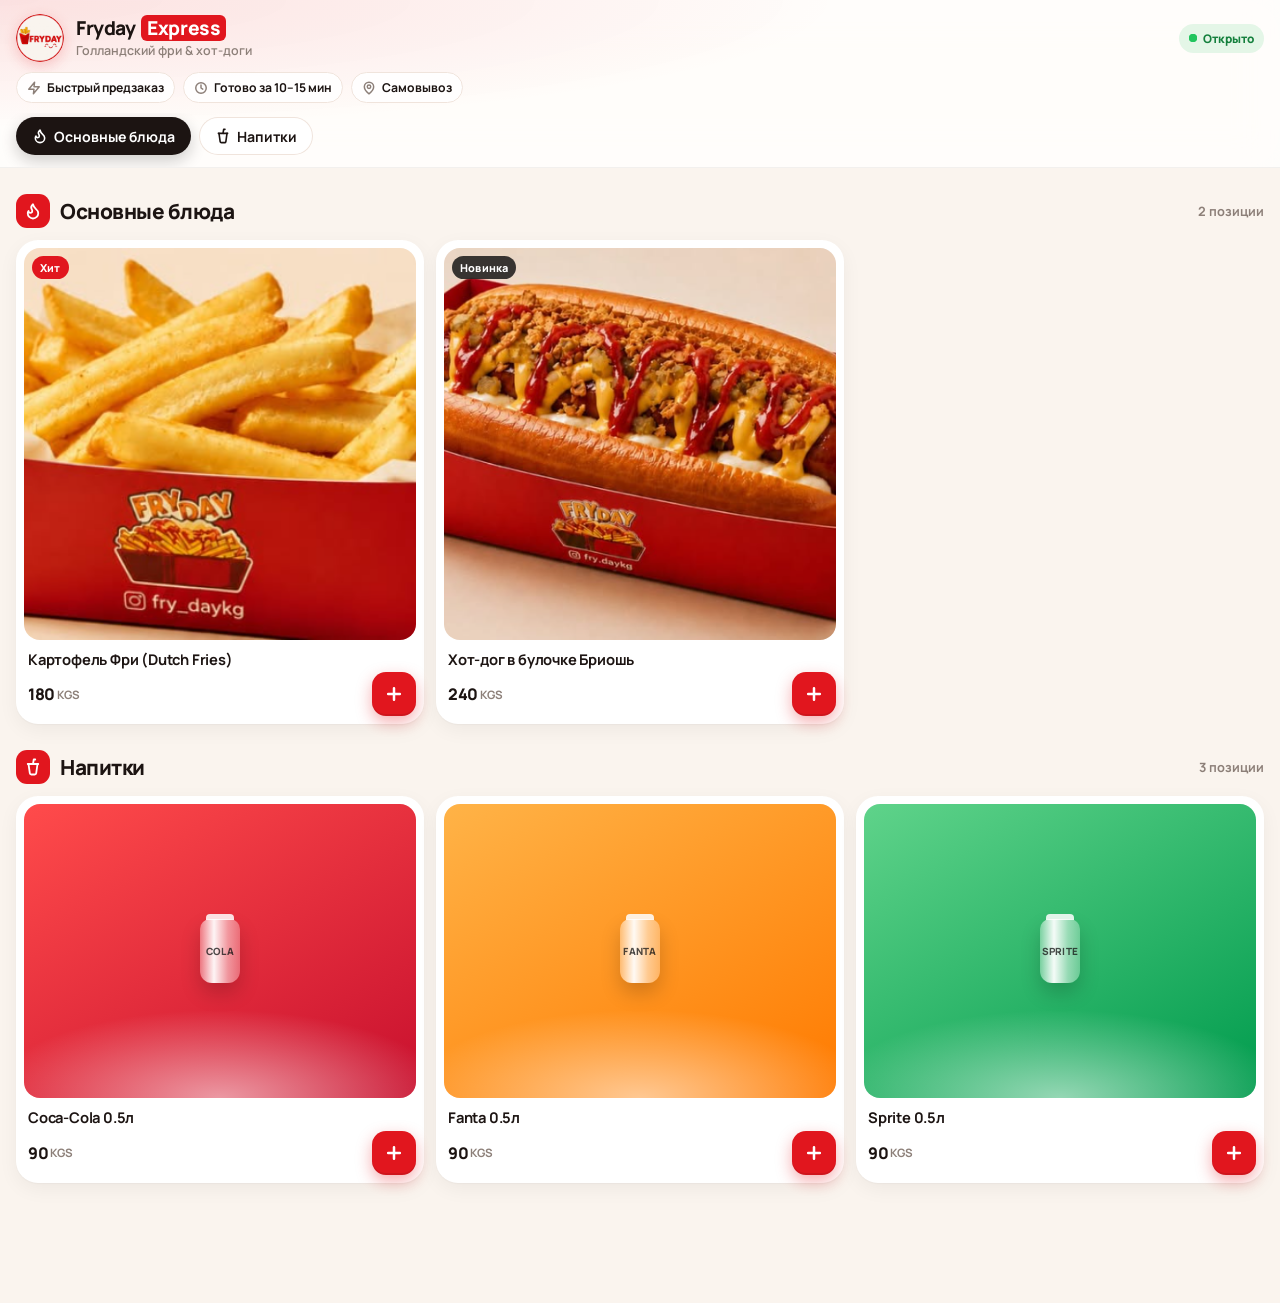
<file: public/index.html>
<!DOCTYPE html>
<html lang="ru">

<head>
  <meta charset="UTF-8" />
  <meta name="viewport" content="width=device-width, initial-scale=1.0, maximum-scale=1.0, user-scalable=no, viewport-fit=cover" />
  <meta name="theme-color" content="#ffffff" />
  <title>Fryday Express</title>
  <script src="https://telegram.org/js/telegram-web-app.js"></script>
  <link rel="preconnect" href="https://fonts.googleapis.com" />
  <link rel="preconnect" href="https://fonts.gstatic.com" crossorigin />
  <link href="https://fonts.googleapis.com/css2?family=Manrope:wght@500;600;700;800&display=swap" rel="stylesheet" />
  <style>
    :root {
      --bg-color: #faf4ee;
      --card-bg: #ffffff;
      --text-main: #1c1412;
      --text-muted: #8c7f78;
      --accent-yellow: #e1161e;
      --accent-yellow-hover: #c40f17;
      --accent-yellow-soft: #fdeceb;
      --accent-fry: #f7b500;
      --accent-dark: #1c1412;
      --success: #22c55e;
      --danger: #e1161e;
      --border-color: #f0e4dc;
      --radius-xl: 28px;
      --radius-lg: 22px;
      --radius-md: 16px;
      --radius-sm: 12px;
      --shadow-sm: 0 1px 2px rgba(17, 17, 17, 0.04), 0 6px 20px rgba(17, 17, 17, 0.05);
      --shadow-md: 0 2px 6px rgba(17, 17, 17, 0.05), 0 14px 34px rgba(17, 17, 17, 0.08);
      --shadow-yellow: 0 10px 30px rgba(225, 22, 30, 0.35), 0 2px 6px rgba(150, 10, 15, 0.25);
      --ease-ios: cubic-bezier(0.32, 0.72, 0, 1);
      --ease-spring: cubic-bezier(0.34, 1.56, 0.64, 1);
      --safe-bottom: env(safe-area-inset-bottom, 0px);
    }

    * {
      box-sizing: border-box;
      margin: 0;
      padding: 0;
      font-family: "Manrope", -apple-system, BlinkMacSystemFont, "SF Pro Text", "Segoe UI", Roboto, sans-serif;
      -webkit-tap-highlight-color: transparent;
    }

    html {
      scroll-behavior: smooth;
      scroll-padding-top: 150px;
    }

    body {
      background-color: var(--bg-color);
      color: var(--text-main);
      padding-bottom: calc(120px + var(--safe-bottom));
      user-select: none;
      -webkit-font-smoothing: antialiased;
      overscroll-behavior-y: none;
    }

    body.modal-open {
      overflow: hidden;
    }

    button {
      font: inherit;
      color: inherit;
    }

    svg {
      display: block;
      flex-shrink: 0;
    }

    /* ---------- Шапка / Баннер ---------- */
    .brand-header {
      position: sticky;
      top: 0;
      z-index: 20;
      background: rgba(255, 255, 255, 0.78);
      backdrop-filter: saturate(180%) blur(20px);
      -webkit-backdrop-filter: saturate(180%) blur(20px);
      border-bottom: 1px solid rgba(17, 17, 17, 0.05);
    }

    .brand-header::before {
      content: "";
      position: absolute;
      inset: 0;
      background: radial-gradient(120% 140% at 0% 0%, rgba(225, 22, 30, 0.12) 0%, rgba(225, 22, 30, 0) 55%);
      pointer-events: none;
      z-index: -1;
    }

    .brand-row {
      display: flex;
      align-items: center;
      gap: 12px;
      padding: 14px 16px 10px 16px;
    }

    .brand-logo {
      width: 48px;
      height: 48px;
      border-radius: 50%;
      object-fit: cover;
      box-shadow: 0 4px 14px rgba(225, 22, 30, 0.2);
      background: #ffffff;
      flex-shrink: 0;
    }

    .brand-info {
      flex: 1;
      min-width: 0;
    }

    .brand-info h1 {
      font-size: 1.2rem;
      font-weight: 800;
      letter-spacing: -0.4px;
      color: var(--accent-dark);
      line-height: 1.15;
    }

    .brand-info h1 span {
      background: var(--accent-yellow);
      color: #ffffff;
      padding: 0 6px;
      border-radius: 6px;
      margin-left: 2px;
    }

    .brand-info p {
      font-size: 0.78rem;
      color: var(--text-muted);
      font-weight: 600;
      margin-top: 3px;
      white-space: nowrap;
      overflow: hidden;
      text-overflow: ellipsis;
    }

    .status-pill {
      display: inline-flex;
      align-items: center;
      gap: 6px;
      padding: 6px 10px;
      border-radius: 999px;
      background: rgba(34, 197, 94, 0.12);
      color: #15803d;
      font-size: 0.74rem;
      font-weight: 800;
      flex-shrink: 0;
    }

    .live-dot {
      position: relative;
      width: 8px;
      height: 8px;
      border-radius: 50%;
      background: var(--success);
    }

    .live-dot::after {
      content: "";
      position: absolute;
      inset: 0;
      border-radius: 50%;
      background: var(--success);
      animation: pulse 1.8s ease-out infinite;
    }

    @keyframes pulse {
      0% { transform: scale(1); opacity: 0.7; }
      100% { transform: scale(2.8); opacity: 0; }
    }

    .info-strip {
      display: flex;
      gap: 8px;
      padding: 0 16px 10px 16px;
      overflow-x: auto;
      scrollbar-width: none;
    }

    .info-strip::-webkit-scrollbar { display: none; }

    .info-chip {
      display: inline-flex;
      align-items: center;
      gap: 6px;
      padding: 6px 10px;
      background: rgba(255, 255, 255, 0.85);
      border: 1px solid var(--border-color);
      border-radius: 999px;
      font-size: 0.76rem;
      font-weight: 700;
      color: var(--text-main);
      white-space: nowrap;
    }

    .info-chip svg { color: var(--text-muted); }

    /* ---------- Табы категорий ---------- */
    .category-tabs {
      display: flex;
      gap: 8px;
      padding: 4px 16px 12px 16px;
      overflow-x: auto;
      scrollbar-width: none;
    }

    .category-tabs::-webkit-scrollbar { display: none; }

    .tab-chip {
      display: inline-flex;
      align-items: center;
      gap: 6px;
      height: 38px;
      padding: 0 16px;
      border-radius: 999px;
      border: none;
      background: #ffffff;
      box-shadow: inset 0 0 0 1px var(--border-color);
      font-size: 0.88rem;
      font-weight: 700;
      color: var(--text-main);
      cursor: pointer;
      white-space: nowrap;
      transition: background-color 0.25s var(--ease-ios), color 0.25s var(--ease-ios), box-shadow 0.25s var(--ease-ios), transform 0.15s ease;
    }

    .tab-chip:active { transform: scale(0.95); }

    .tab-chip.active {
      background: var(--accent-dark);
      color: #ffffff;
      box-shadow: 0 6px 16px rgba(17, 17, 17, 0.2);
    }

    /* ---------- Заголовки категорий ---------- */
    .menu-section {
      padding-top: 6px;
    }

    .category-title {
      display: flex;
      align-items: center;
      gap: 10px;
      margin: 20px 16px 12px 16px;
      font-size: 1.3rem;
      font-weight: 800;
      letter-spacing: -0.5px;
      color: var(--text-main);
    }

    .category-icon {
      width: 34px;
      height: 34px;
      border-radius: 11px;
      background: var(--accent-yellow);
      color: #ffffff;
      display: flex;
      align-items: center;
      justify-content: center;
    }

    .category-count {
      margin-left: auto;
      font-size: 0.8rem;
      font-weight: 700;
      color: var(--text-muted);
      letter-spacing: 0;
    }

    /* ---------- Сетка блюд ---------- */
    .menu-grid {
      display: grid;
      grid-template-columns: repeat(2, minmax(0, 1fr));
      gap: 12px;
      padding: 0 16px;
    }

    .menu-card {
      position: relative;
      background: var(--card-bg);
      border-radius: var(--radius-lg);
      padding: 8px;
      display: flex;
      flex-direction: column;
      gap: 10px;
      box-shadow: var(--shadow-sm);
      cursor: pointer;
      transition: transform 0.25s var(--ease-ios), box-shadow 0.25s var(--ease-ios);
      animation: rise 0.5s var(--ease-ios) both;
    }

    .menu-card:nth-child(2) { animation-delay: 0.05s; }
    .menu-card:nth-child(3) { animation-delay: 0.1s; }

    @keyframes rise {
      from { opacity: 0; transform: translateY(12px); }
      to { opacity: 1; transform: translateY(0); }
    }

    .menu-card:active {
      transform: scale(0.97);
      box-shadow: 0 1px 2px rgba(17, 17, 17, 0.04);
    }

    .menu-card-media {
      position: relative;
      aspect-ratio: 1 / 1;
      border-radius: 16px;
      overflow: hidden;
      background: #f6f6f8;
    }

    .menu-card-img {
      width: 100%;
      height: 100%;
      object-fit: cover;
      display: block;
      transition: transform 0.4s var(--ease-ios);
    }

    .menu-card:active .menu-card-img { transform: scale(1.04); }

    .badge {
      position: absolute;
      top: 8px;
      left: 8px;
      padding: 4px 8px;
      border-radius: 999px;
      background: rgba(17, 17, 17, 0.82);
      backdrop-filter: blur(8px);
      -webkit-backdrop-filter: blur(8px);
      color: #fff;
      font-size: 0.68rem;
      font-weight: 800;
      letter-spacing: 0.2px;
    }

    .badge.yellow {
      background: var(--accent-yellow);
      color: #ffffff;
    }

    .menu-card-info {
      display: flex;
      flex-direction: column;
      gap: 4px;
      flex: 1;
      padding: 0 4px;
    }

    .menu-card-info h3 { flex: 1; }

    .menu-card-info h3 {
      font-size: 0.92rem;
      font-weight: 700;
      line-height: 1.25;
      color: var(--text-main);
      letter-spacing: -0.2px;
    }

    .menu-card-info .price {
      display: flex;
      align-items: center;
      min-height: 44px;
      padding-right: 48px;
      font-size: 1rem;
      font-weight: 800;
      color: var(--accent-dark);
      letter-spacing: -0.3px;
    }

    .menu-card-info .price small {
      font-size: 0.72rem;
      font-weight: 700;
      color: var(--text-muted);
      margin-left: 2px;
    }

    .add-btn {
      position: absolute;
      right: 8px;
      bottom: 8px;
      width: 44px;
      height: 44px;
      border-radius: 14px;
      border: none;
      background: var(--accent-yellow);
      color: #ffffff;
      display: flex;
      align-items: center;
      justify-content: center;
      cursor: pointer;
      box-shadow: 0 6px 16px rgba(225, 22, 30, 0.35), inset 0 -2px 0 rgba(0, 0, 0, 0.08);
      transition: transform 0.35s var(--ease-spring), background-color 0.15s ease, box-shadow 0.2s ease;
      flex-shrink: 0;
    }

    .add-btn:active {
      background: var(--accent-yellow-hover);
      transform: scale(0.86) rotate(90deg);
      box-shadow: 0 2px 6px rgba(225, 22, 30, 0.35);
    }

    .add-btn.pop { animation: pop 0.45s var(--ease-spring); }

    @keyframes pop {
      0% { transform: scale(1); }
      35% { transform: scale(0.82); }
      70% { transform: scale(1.15); }
      100% { transform: scale(1); }
    }

    /* Карточки напитков */
    .drink-media {
      position: relative;
      aspect-ratio: 4 / 3;
      border-radius: 16px;
      display: flex;
      align-items: center;
      justify-content: center;
      overflow: hidden;
    }

    .drink-media::after {
      content: "";
      position: absolute;
      width: 120%;
      height: 60%;
      bottom: -30%;
      background: radial-gradient(closest-side, rgba(255, 255, 255, 0.55), rgba(255, 255, 255, 0));
    }

    .drink-media.cola { background: linear-gradient(150deg, #ff4b4b 0%, #c8102e 100%); }
    .drink-media.fanta { background: linear-gradient(150deg, #ffb347 0%, #ff7a00 100%); }
    .drink-media.sprite { background: linear-gradient(150deg, #5fd38a 0%, #009b4d 100%); }

    .drink-can {
      position: relative;
      z-index: 1;
      width: 40px;
      height: 64px;
      border-radius: 10px 10px 12px 12px;
      background: linear-gradient(90deg, rgba(255, 255, 255, 0.35) 0%, rgba(255, 255, 255, 0.95) 35%, rgba(255, 255, 255, 0.5) 70%, rgba(255, 255, 255, 0.3) 100%);
      box-shadow: 0 10px 20px rgba(0, 0, 0, 0.18);
    }

    .drink-can::before {
      content: "";
      position: absolute;
      left: 6px;
      right: 6px;
      top: -5px;
      height: 6px;
      border-radius: 4px 4px 0 0;
      background: rgba(255, 255, 255, 0.85);
    }

    .drink-can span {
      position: absolute;
      left: 0;
      right: 0;
      top: 50%;
      transform: translateY(-50%);
      text-align: center;
      font-size: 0.62rem;
      font-weight: 800;
      color: rgba(17, 17, 17, 0.75);
      letter-spacing: 0.3px;
    }

    /* ---------- Bottom Sheet ---------- */
    .modal-overlay {
      position: fixed;
      inset: 0;
      background: rgba(10, 10, 12, 0.5);
      backdrop-filter: blur(6px);
      -webkit-backdrop-filter: blur(6px);
      display: none;
      justify-content: flex-end;
      flex-direction: column;
      z-index: 100;
    }

    .modal-overlay.active {
      display: flex;
      animation: fadeIn 0.3s var(--ease-ios) both;
    }

    @keyframes fadeIn {
      from { opacity: 0; }
      to { opacity: 1; }
    }

    .modal-content {
      position: relative;
      background: var(--card-bg);
      border-top-left-radius: var(--radius-xl);
      border-top-right-radius: var(--radius-xl);
      padding: 10px 20px calc(20px + var(--safe-bottom)) 20px;
      max-height: 88vh;
      overflow-y: auto;
      overscroll-behavior: contain;
      box-shadow: 0 -10px 40px rgba(0, 0, 0, 0.15);
    }

    .modal-overlay.active .modal-content {
      animation: sheetUp 0.45s var(--ease-ios) both;
    }

    @keyframes sheetUp {
      from { transform: translateY(100%); }
      to { transform: translateY(0); }
    }

    .modal-drag-handle {
      width: 40px;
      height: 5px;
      background: #dcdce2;
      border-radius: 3px;
      margin: 0 auto 16px auto;
    }

    .modal-header {
      display: flex;
      justify-content: space-between;
      align-items: flex-start;
      gap: 12px;
      margin-bottom: 20px;
    }

    .modal-header h3 {
      font-size: 1.35rem;
      font-weight: 800;
      letter-spacing: -0.5px;
      line-height: 1.2;
    }

    .modal-subtitle {
      font-size: 0.84rem;
      font-weight: 600;
      color: var(--text-muted);
      margin-top: 4px;
    }

    .close-btn {
      background: var(--bg-color);
      border: none;
      border-radius: 50%;
      width: 36px;
      height: 36px;
      color: var(--text-main);
      cursor: pointer;
      display: flex;
      align-items: center;
      justify-content: center;
      flex-shrink: 0;
      transition: transform 0.15s ease, background-color 0.15s ease;
    }

    .close-btn:active {
      transform: scale(0.9);
      background: var(--border-color);
    }

    .option-group {
      margin-bottom: 22px;
    }

    .option-group-head {
      display: flex;
      align-items: baseline;
      justify-content: space-between;
      margin-bottom: 12px;
    }

    .option-group h4 {
      font-size: 1rem;
      font-weight: 800;
      color: var(--text-main);
      letter-spacing: -0.2px;
    }

    .option-hint {
      font-size: 0.76rem;
      font-weight: 700;
      color: var(--text-muted);
    }

    .chip-list {
      display: flex;
      flex-wrap: wrap;
      gap: 8px;
    }

    /* Pill-чипы поверх нативных чекбоксов (чекбоксы и их классы сохранены) */
    .option-item {
      position: relative;
      display: inline-flex;
      align-items: center;
      gap: 8px;
      min-height: 44px;
      padding: 8px 14px 8px 10px;
      background: var(--bg-color);
      border-radius: 999px;
      box-shadow: inset 0 0 0 1.5px transparent;
      cursor: pointer;
      transition: background-color 0.25s var(--ease-ios), box-shadow 0.25s var(--ease-ios), transform 0.2s var(--ease-spring);
    }

    .option-item:active { transform: scale(0.95); }

    .option-item input[type="checkbox"] {
      position: absolute;
      opacity: 0;
      width: 1px;
      height: 1px;
      pointer-events: none;
    }

    .chip-check {
      width: 22px;
      height: 22px;
      border-radius: 50%;
      background: #ffffff;
      box-shadow: inset 0 0 0 1.5px #d6d6dc;
      display: flex;
      align-items: center;
      justify-content: center;
      color: #ffffff;
      transition: background-color 0.25s var(--ease-ios), box-shadow 0.25s var(--ease-ios);
    }

    .chip-check svg {
      transform: scale(0);
      transition: transform 0.3s var(--ease-spring);
    }

    .chip-label {
      font-size: 0.9rem;
      font-weight: 700;
      color: var(--text-main);
      white-space: nowrap;
    }

    .option-price {
      font-weight: 700;
      font-size: 0.8rem;
      color: var(--text-muted);
      white-space: nowrap;
      transition: color 0.2s ease;
    }

    .option-item:has(input:checked) {
      background: var(--accent-yellow-soft);
      box-shadow: inset 0 0 0 1.5px var(--accent-yellow);
    }

    .option-item:has(input:checked) .chip-check {
      background: var(--accent-yellow);
      box-shadow: none;
    }

    .option-item:has(input:checked) .chip-check svg { transform: scale(1); }

    .option-item:has(input:checked) .option-price { color: var(--accent-dark); }

    .option-item:has(input:focus-visible) {
      outline: 2px solid var(--accent-dark);
      outline-offset: 2px;
    }

    .modal-content.has-footer {
      padding-bottom: 0;
    }

    .sheet-footer {
      position: sticky;
      bottom: 0;
      margin: 0 -20px;
      padding: 12px 20px calc(16px + var(--safe-bottom)) 20px;
      background: linear-gradient(180deg, rgba(255, 255, 255, 0) 0%, #ffffff 28%);
    }

    /* ---------- Плавающая корзина ---------- */
    .cart-bar {
      position: fixed;
      bottom: calc(16px + var(--safe-bottom));
      left: 16px;
      right: 16px;
      max-width: 560px;
      margin: 0 auto;
      background: linear-gradient(135deg, #f0333a 0%, var(--accent-yellow) 45%, #c40f17 100%);
      color: #ffffff;
      border-radius: 22px;
      padding: 10px 10px 10px 12px;
      display: flex;
      justify-content: space-between;
      align-items: center;
      gap: 12px;
      font-weight: 800;
      box-shadow: var(--shadow-yellow);
      cursor: pointer;
      z-index: 90;
      overflow: hidden;
      animation: barUp 0.55s var(--ease-spring) both;
      transition: transform 0.2s ease;
    }

    .cart-bar::after {
      content: "";
      position: absolute;
      top: 0;
      bottom: 0;
      width: 40%;
      left: -60%;
      background: linear-gradient(100deg, rgba(255, 255, 255, 0) 0%, rgba(255, 255, 255, 0.55) 50%, rgba(255, 255, 255, 0) 100%);
      animation: shine 3.2s ease-in-out 0.6s infinite;
      pointer-events: none;
    }

    @keyframes shine {
      0% { left: -60%; }
      40%, 100% { left: 130%; }
    }

    @keyframes barUp {
      from { transform: translateY(140%); opacity: 0; }
      to { transform: translateY(0); opacity: 1; }
    }

    .cart-bar:active { transform: scale(0.98); }

    .cart-bar.bump { animation: bump 0.45s var(--ease-spring); }

    @keyframes bump {
      0% { transform: scale(1); }
      40% { transform: scale(1.04); }
      100% { transform: scale(1); }
    }

    .cart-bar-left {
      display: flex;
      align-items: center;
      gap: 12px;
      min-width: 0;
    }

    .cart-icon-wrap {
      width: 44px;
      height: 44px;
      border-radius: 14px;
      background: var(--accent-fry);
      color: var(--accent-dark);
      display: flex;
      align-items: center;
      justify-content: center;
      flex-shrink: 0;
    }

    .cart-bar-text {
      display: flex;
      flex-direction: column;
      min-width: 0;
    }

    .cart-bar-kicker {
      font-size: 0.7rem;
      font-weight: 700;
      color: rgba(255, 255, 255, 0.75);
      text-transform: uppercase;
      letter-spacing: 0.6px;
    }

    .cart-bar-title {
      font-size: 0.98rem;
      color: #ffffff;
      white-space: nowrap;
      overflow: hidden;
      text-overflow: ellipsis;
    }

    .cart-bar-btn {
      display: inline-flex;
      align-items: center;
      gap: 6px;
      background: #ffffff;
      color: var(--accent-yellow);
      padding: 12px 14px;
      border-radius: 14px;
      font-size: 0.95rem;
      font-weight: 800;
      white-space: nowrap;
      flex-shrink: 0;
    }

    /* ---------- Поля ввода ---------- */
    .form-label {
      display: block;
      font-size: 0.78rem;
      font-weight: 700;
      color: var(--text-muted);
      margin: 0 0 6px 4px;
    }

    .input-field {
      width: 100%;
      height: 54px;
      padding: 0 16px;
      background: var(--bg-color);
      border: 1.5px solid transparent;
      border-radius: var(--radius-md);
      margin-bottom: 12px;
      outline: none;
      font-size: 1rem;
      font-weight: 600;
      color: var(--text-main);
      user-select: text;
      transition: border-color 0.2s ease, background-color 0.2s ease, box-shadow 0.2s ease;
    }

    .input-field::placeholder { color: #a5a5ad; }

    .input-field:focus {
      border-color: var(--accent-dark);
      background: #fff;
      box-shadow: 0 0 0 4px rgba(225, 22, 30, 0.15);
    }

    .submit-order-btn {
      width: 100%;
      min-height: 56px;
      display: flex;
      align-items: center;
      justify-content: space-between;
      gap: 12px;
      background: var(--accent-yellow);
      color: #ffffff;
      border: none;
      padding: 0 20px;
      border-radius: 18px;
      font-weight: 800;
      font-size: 1.02rem;
      cursor: pointer;
      box-shadow: var(--shadow-yellow);
      transition: transform 0.2s var(--ease-spring), background-color 0.15s ease, opacity 0.2s ease;
    }

    .submit-order-btn.centered { justify-content: center; }

    .submit-order-btn:active { transform: scale(0.97); background: var(--accent-yellow-hover); }

    .submit-order-btn:disabled {
      opacity: 0.6;
      cursor: not-allowed;
      transform: none;
    }

    .btn-total {
      background: rgba(17, 17, 17, 0.9);
      color: #fff;
      padding: 7px 12px;
      border-radius: 12px;
      font-size: 0.9rem;
    }

    /* ---------- Список в корзине ---------- */
    #cart-items-list {
      background: var(--bg-color);
      border-radius: var(--radius-lg);
      padding: 4px 14px;
    }

    .cart-item-row {
      display: flex;
      justify-content: space-between;
      align-items: center;
      gap: 12px;
      padding: 14px 0;
      border-bottom: 1px solid var(--border-color);
      animation: rise 0.35s var(--ease-ios) both;
    }

    .cart-item-row:last-child { border-bottom: none; }

    .cart-item-row strong {
      font-size: 0.95rem;
      font-weight: 800;
      letter-spacing: -0.2px;
    }

    .cart-item-remove {
      display: inline-flex;
      align-items: center;
      justify-content: center;
      width: 32px;
      height: 32px;
      border-radius: 50%;
      background: rgba(255, 59, 48, 0.1);
      color: var(--danger);
      font-size: 0.85rem;
      font-weight: 800;
      cursor: pointer;
      transition: transform 0.15s ease, background-color 0.15s ease;
    }

    .cart-item-remove:active {
      transform: scale(0.88);
      background: rgba(255, 59, 48, 0.2);
    }

    .cart-summary {
      display: flex;
      justify-content: space-between;
      align-items: center;
      padding: 14px 4px 18px 4px;
      font-weight: 800;
    }

    .cart-summary span:first-child {
      color: var(--text-muted);
      font-weight: 700;
      font-size: 0.92rem;
    }

    .cart-summary span:last-child {
      font-size: 1.3rem;
      letter-spacing: -0.5px;
    }

    @media (min-width: 560px) {
      .menu-grid { grid-template-columns: repeat(3, minmax(0, 1fr)); }
      .modal-content { max-width: 560px; width: 100%; margin: 0 auto; }
    }

    @media (prefers-reduced-motion: reduce) {
      *, *::before, *::after {
        animation-duration: 0.01ms !important;
        animation-iteration-count: 1 !important;
        transition-duration: 0.01ms !important;
      }
      html { scroll-behavior: auto; }
    }
  </style>
</head>

<body>

  <!-- Шапка -->
  <header class="brand-header">
    <div class="brand-row">
      <img src="fryday logo.jpg" alt="Fryday Logo" class="brand-logo" />
      <div class="brand-info">
        <h1>Fryday <span>Express</span></h1>
        <p>Голландский фри &amp; хот-доги</p>
      </div>
      <div class="status-pill" role="status">
        <span class="live-dot" aria-hidden="true"></span>
        Открыто
      </div>
    </div>

    <div class="info-strip" aria-label="Информация о заказе">
      <span class="info-chip">
        <svg width="14" height="14" viewBox="0 0 24 24" fill="none" stroke="currentColor" stroke-width="2.5" stroke-linecap="round" stroke-linejoin="round" aria-hidden="true"><path d="M13 2 3 14h9l-1 8 10-12h-9l1-8z"/></svg>
        Быстрый предзаказ
      </span>
      <span class="info-chip">
        <svg width="14" height="14" viewBox="0 0 24 24" fill="none" stroke="currentColor" stroke-width="2.5" stroke-linecap="round" stroke-linejoin="round" aria-hidden="true"><circle cx="12" cy="12" r="9"/><path d="M12 7v5l3 2"/></svg>
        Готово за 10–15 мин
      </span>
      <span class="info-chip">
        <svg width="14" height="14" viewBox="0 0 24 24" fill="none" stroke="currentColor" stroke-width="2.5" stroke-linecap="round" stroke-linejoin="round" aria-hidden="true"><path d="M20 10c0 6-8 12-8 12s-8-6-8-12a8 8 0 0 1 16 0Z"/><circle cx="12" cy="10" r="3"/></svg>
        Самовывоз
      </span>
    </div>

    <nav class="category-tabs" aria-label="Категории меню">
      <button class="tab-chip active" data-target="section-main" onclick="scrollToSection('section-main')">
        <svg width="16" height="16" viewBox="0 0 24 24" fill="none" stroke="currentColor" stroke-width="2.4" stroke-linecap="round" stroke-linejoin="round" aria-hidden="true"><path d="M8.5 14.5A2.5 2.5 0 0 0 11 12c0-1.38-.5-2-1-3-1.07-2.14-.22-4.05 2-6 .5 2.5 2 4.9 4 6.5 2 1.6 3 3.5 3 5.5a7 7 0 1 1-14 0c0-1.15.43-2.29 1-3a2.5 2.5 0 0 0 2.5 2.5z"/></svg>
        Основные блюда
      </button>
      <button class="tab-chip" data-target="section-drinks" onclick="scrollToSection('section-drinks')">
        <svg width="16" height="16" viewBox="0 0 24 24" fill="none" stroke="currentColor" stroke-width="2.4" stroke-linecap="round" stroke-linejoin="round" aria-hidden="true"><path d="m6 8 1.75 12.28a2 2 0 0 0 2 1.72h4.54a2 2 0 0 0 2-1.72L18 8"/><path d="M5 8h14"/><path d="m12 8 1-6h2"/></svg>
        Напитки
      </button>
    </nav>
  </header>

  <main>
    <!-- Категория: Основные блюда -->
    <section class="menu-section" id="section-main" aria-labelledby="title-main">
      <h2 class="category-title" id="title-main">
        <span class="category-icon" aria-hidden="true">
          <svg width="18" height="18" viewBox="0 0 24 24" fill="none" stroke="currentColor" stroke-width="2.4" stroke-linecap="round" stroke-linejoin="round"><path d="M8.5 14.5A2.5 2.5 0 0 0 11 12c0-1.38-.5-2-1-3-1.07-2.14-.22-4.05 2-6 .5 2.5 2 4.9 4 6.5 2 1.6 3 3.5 3 5.5a7 7 0 1 1-14 0c0-1.15.43-2.29 1-3a2.5 2.5 0 0 0 2.5 2.5z"/></svg>
        </span>
        Основные блюда
        <span class="category-count">2 позиции</span>
      </h2>
      <div class="menu-grid">
        <div class="menu-card" onclick="openProductModal('Plain Fries (Dutch Fries)', 180)">
          <div class="menu-card-media">
            <img src="fries.png" alt="Картофель Фри" class="menu-card-img" />
            <span class="badge yellow">Хит</span>
          </div>
          <div class="menu-card-info">
            <h3>Картофель Фри (Dutch Fries)</h3>
            <span class="price">180<small>KGS</small></span>
          </div>
          <button class="add-btn" aria-label="Добавить Картофель Фри">
            <svg width="20" height="20" viewBox="0 0 24 24" fill="none" stroke="currentColor" stroke-width="3" stroke-linecap="round" aria-hidden="true"><path d="M12 5v14M5 12h14"/></svg>
          </button>
        </div>

        <div class="menu-card" onclick="openProductModal('Brioche Hot Dog', 240)">
          <div class="menu-card-media">
            <img src="hotdog.png" alt="Хот-дог" class="menu-card-img" />
            <span class="badge">Новинка</span>
          </div>
          <div class="menu-card-info">
            <h3>Хот-дог в булочке Бриошь</h3>
            <span class="price">240<small>KGS</small></span>
          </div>
          <button class="add-btn" aria-label="Добавить Хот-дог">
            <svg width="20" height="20" viewBox="0 0 24 24" fill="none" stroke="currentColor" stroke-width="3" stroke-linecap="round" aria-hidden="true"><path d="M12 5v14M5 12h14"/></svg>
          </button>
        </div>
      </div>
    </section>

    <!-- Категория: Напитки -->
    <section class="menu-section" id="section-drinks" aria-labelledby="title-drinks">
      <h2 class="category-title" id="title-drinks">
        <span class="category-icon" aria-hidden="true">
          <svg width="18" height="18" viewBox="0 0 24 24" fill="none" stroke="currentColor" stroke-width="2.4" stroke-linecap="round" stroke-linejoin="round"><path d="m6 8 1.75 12.28a2 2 0 0 0 2 1.72h4.54a2 2 0 0 0 2-1.72L18 8"/><path d="M5 8h14"/><path d="m12 8 1-6h2"/></svg>
        </span>
        Напитки
        <span class="category-count">3 позиции</span>
      </h2>
      <div class="menu-grid">
        <div class="menu-card" onclick="addDirectItem('Coca-Cola 0.5л', 90)">
          <div class="drink-media cola" aria-hidden="true"><div class="drink-can"><span>COLA</span></div></div>
          <div class="menu-card-info">
            <h3>Coca-Cola 0.5л</h3>
            <span class="price">90<small>KGS</small></span>
          </div>
          <button class="add-btn" aria-label="Добавить Coca-Cola">
            <svg width="20" height="20" viewBox="0 0 24 24" fill="none" stroke="currentColor" stroke-width="3" stroke-linecap="round" aria-hidden="true"><path d="M12 5v14M5 12h14"/></svg>
          </button>
        </div>

        <div class="menu-card" onclick="addDirectItem('Fanta 0.5л', 90)">
          <div class="drink-media fanta" aria-hidden="true"><div class="drink-can"><span>FANTA</span></div></div>
          <div class="menu-card-info">
            <h3>Fanta 0.5л</h3>
            <span class="price">90<small>KGS</small></span>
          </div>
          <button class="add-btn" aria-label="Добавить Fanta">
            <svg width="20" height="20" viewBox="0 0 24 24" fill="none" stroke="currentColor" stroke-width="3" stroke-linecap="round" aria-hidden="true"><path d="M12 5v14M5 12h14"/></svg>
          </button>
        </div>

        <div class="menu-card" onclick="addDirectItem('Sprite 0.5л', 90)">
          <div class="drink-media sprite" aria-hidden="true"><div class="drink-can"><span>SPRITE</span></div></div>
          <div class="menu-card-info">
            <h3>Sprite 0.5л</h3>
            <span class="price">90<small>KGS</small></span>
          </div>
          <button class="add-btn" aria-label="Добавить Sprite">
            <svg width="20" height="20" viewBox="0 0 24 24" fill="none" stroke="currentColor" stroke-width="3" stroke-linecap="round" aria-hidden="true"><path d="M12 5v14M5 12h14"/></svg>
          </button>
        </div>
      </div>
    </section>
  </main>

  <!-- Pop-up (Bottom Sheet) настройки блюда -->
  <div class="modal-overlay" id="product-modal" onclick="if (event.target === this) closeModal('product-modal')">
    <div class="modal-content has-footer" role="dialog" aria-modal="true" aria-labelledby="modal-item-title">
      <div class="modal-drag-handle"></div>
      <div class="modal-header">
        <div>
          <h3 id="modal-item-title">Блюдо</h3>
          <p class="modal-subtitle">Соберите заказ по своему вкусу</p>
        </div>
        <button class="close-btn" onclick="closeModal('product-modal')" aria-label="Закрыть">
          <svg width="16" height="16" viewBox="0 0 24 24" fill="none" stroke="currentColor" stroke-width="3" stroke-linecap="round" aria-hidden="true"><path d="M18 6 6 18M6 6l12 12"/></svg>
        </button>
      </div>

      <div class="option-group">
        <div class="option-group-head"><h4>Соусы</h4><span class="option-hint">Можно несколько</span></div>
        <div class="chip-list">
          <label class="option-item"><input type="checkbox" class="popup-sauce" value="Сырный соус" data-price="40"><span class="chip-check"><svg width="12" height="12" viewBox="0 0 24 24" fill="none" stroke="currentColor" stroke-width="4" stroke-linecap="round" stroke-linejoin="round" aria-hidden="true"><path d="M20 6 9 17l-5-5"/></svg></span><span class="chip-label">Сырный соус</span><span class="option-price">+40</span></label>
          <label class="option-item"><input type="checkbox" class="popup-sauce" value="Трюфельный соус" data-price="60"><span class="chip-check"><svg width="12" height="12" viewBox="0 0 24 24" fill="none" stroke="currentColor" stroke-width="4" stroke-linecap="round" stroke-linejoin="round" aria-hidden="true"><path d="M20 6 9 17l-5-5"/></svg></span><span class="chip-label">Трюфельный соус</span><span class="option-price">+60</span></label>
          <label class="option-item"><input type="checkbox" class="popup-sauce" value="BBQ соус" data-price="40"><span class="chip-check"><svg width="12" height="12" viewBox="0 0 24 24" fill="none" stroke="currentColor" stroke-width="4" stroke-linecap="round" stroke-linejoin="round" aria-hidden="true"><path d="M20 6 9 17l-5-5"/></svg></span><span class="chip-label">BBQ соус</span><span class="option-price">+40</span></label>
          <label class="option-item"><input type="checkbox" class="popup-sauce" value="Чили соус" data-price="40"><span class="chip-check"><svg width="12" height="12" viewBox="0 0 24 24" fill="none" stroke="currentColor" stroke-width="4" stroke-linecap="round" stroke-linejoin="round" aria-hidden="true"><path d="M20 6 9 17l-5-5"/></svg></span><span class="chip-label">Чили соус</span><span class="option-price">+40</span></label>
          <label class="option-item"><input type="checkbox" class="popup-sauce" value="Майонез" data-price="30"><span class="chip-check"><svg width="12" height="12" viewBox="0 0 24 24" fill="none" stroke="currentColor" stroke-width="4" stroke-linecap="round" stroke-linejoin="round" aria-hidden="true"><path d="M20 6 9 17l-5-5"/></svg></span><span class="chip-label">Майонез</span><span class="option-price">+30</span></label>
          <label class="option-item"><input type="checkbox" class="popup-sauce" value="Кетчуп" data-price="30"><span class="chip-check"><svg width="12" height="12" viewBox="0 0 24 24" fill="none" stroke="currentColor" stroke-width="4" stroke-linecap="round" stroke-linejoin="round" aria-hidden="true"><path d="M20 6 9 17l-5-5"/></svg></span><span class="chip-label">Кетчуп</span><span class="option-price">+30</span></label>
          <label class="option-item"><input type="checkbox" class="popup-sauce" value="Чесночный соус" data-price="40"><span class="chip-check"><svg width="12" height="12" viewBox="0 0 24 24" fill="none" stroke="currentColor" stroke-width="4" stroke-linecap="round" stroke-linejoin="round" aria-hidden="true"><path d="M20 6 9 17l-5-5"/></svg></span><span class="chip-label">Чесночный соус</span><span class="option-price">+40</span></label>
        </div>
      </div>

      <div class="option-group">
        <div class="option-group-head"><h4>Топпинги</h4><span class="option-hint">Можно несколько</span></div>
        <div class="chip-list">
          <label class="option-item"><input type="checkbox" class="popup-topping" value="Сыр Пармезан" data-price="50"><span class="chip-check"><svg width="12" height="12" viewBox="0 0 24 24" fill="none" stroke="currentColor" stroke-width="4" stroke-linecap="round" stroke-linejoin="round" aria-hidden="true"><path d="M20 6 9 17l-5-5"/></svg></span><span class="chip-label">Сыр Пармезан</span><span class="option-price">+50</span></label>
          <label class="option-item"><input type="checkbox" class="popup-topping" value="Хрустящий лук" data-price="30"><span class="chip-check"><svg width="12" height="12" viewBox="0 0 24 24" fill="none" stroke="currentColor" stroke-width="4" stroke-linecap="round" stroke-linejoin="round" aria-hidden="true"><path d="M20 6 9 17l-5-5"/></svg></span><span class="chip-label">Хрустящий лук</span><span class="option-price">+30</span></label>
          <label class="option-item"><input type="checkbox" class="popup-topping" value="Халапеньо" data-price="30"><span class="chip-check"><svg width="12" height="12" viewBox="0 0 24 24" fill="none" stroke="currentColor" stroke-width="4" stroke-linecap="round" stroke-linejoin="round" aria-hidden="true"><path d="M20 6 9 17l-5-5"/></svg></span><span class="chip-label">Халапеньо</span><span class="option-price">+30</span></label>
          <label class="option-item"><input type="checkbox" class="popup-topping" value="Маринованные огурцы" data-price="30"><span class="chip-check"><svg width="12" height="12" viewBox="0 0 24 24" fill="none" stroke="currentColor" stroke-width="4" stroke-linecap="round" stroke-linejoin="round" aria-hidden="true"><path d="M20 6 9 17l-5-5"/></svg></span><span class="chip-label">Маринованные огурцы</span><span class="option-price">+30</span></label>
          <label class="option-item"><input type="checkbox" class="popup-topping" value="Зеленый лук" data-price="20"><span class="chip-check"><svg width="12" height="12" viewBox="0 0 24 24" fill="none" stroke="currentColor" stroke-width="4" stroke-linecap="round" stroke-linejoin="round" aria-hidden="true"><path d="M20 6 9 17l-5-5"/></svg></span><span class="chip-label">Зеленый лук</span><span class="option-price">+20</span></label>
        </div>
      </div>

      <div class="option-group">
        <div class="option-group-head"><h4>Добавить напиток</h4><span class="option-hint">0.5 л</span></div>
        <div class="chip-list">
          <label class="option-item"><input type="checkbox" class="popup-drink" value="Coca-Cola 0.5л" data-price="90"><span class="chip-check"><svg width="12" height="12" viewBox="0 0 24 24" fill="none" stroke="currentColor" stroke-width="4" stroke-linecap="round" stroke-linejoin="round" aria-hidden="true"><path d="M20 6 9 17l-5-5"/></svg></span><span class="chip-label">Coca-Cola</span><span class="option-price">+90</span></label>
          <label class="option-item"><input type="checkbox" class="popup-drink" value="Fanta 0.5л" data-price="90"><span class="chip-check"><svg width="12" height="12" viewBox="0 0 24 24" fill="none" stroke="currentColor" stroke-width="4" stroke-linecap="round" stroke-linejoin="round" aria-hidden="true"><path d="M20 6 9 17l-5-5"/></svg></span><span class="chip-label">Fanta</span><span class="option-price">+90</span></label>
          <label class="option-item"><input type="checkbox" class="popup-drink" value="Sprite 0.5л" data-price="90"><span class="chip-check"><svg width="12" height="12" viewBox="0 0 24 24" fill="none" stroke="currentColor" stroke-width="4" stroke-linecap="round" stroke-linejoin="round" aria-hidden="true"><path d="M20 6 9 17l-5-5"/></svg></span><span class="chip-label">Sprite</span><span class="option-price">+90</span></label>
        </div>
      </div>

      <div class="sheet-footer">
        <button class="submit-order-btn" onclick="confirmAddItem()">
          <span>Добавить в корзину</span>
          <span class="btn-total" id="modal-live-total">0 KGS</span>
        </button>
      </div>
    </div>
  </div>

  <!-- Корзина (Modal) -->
  <div class="modal-overlay" id="cart-modal" onclick="if (event.target === this) closeModal('cart-modal')">
    <div class="modal-content" role="dialog" aria-modal="true" aria-labelledby="cart-modal-title">
      <div class="modal-drag-handle"></div>
      <div class="modal-header">
        <div>
          <h3 id="cart-modal-title">Ваш заказ</h3>
          <p class="modal-subtitle">Проверьте позиции перед оформлением</p>
        </div>
        <button class="close-btn" onclick="closeModal('cart-modal')" aria-label="Закрыть">
          <svg width="16" height="16" viewBox="0 0 24 24" fill="none" stroke="currentColor" stroke-width="3" stroke-linecap="round" aria-hidden="true"><path d="M18 6 6 18M6 6l12 12"/></svg>
        </button>
      </div>

      <div id="cart-items-list"></div>

      <div class="cart-summary">
        <span>Итого к оплате</span>
        <span id="cart-modal-total">0 KGS</span>
      </div>

      <div>
        <label class="form-label" for="cust-name">Имя</label>
        <input type="text" id="cust-name" class="input-field" placeholder="Ваше Имя" autocomplete="name" required />
        <label class="form-label" for="cust-phone">Телефон</label>
        <input type="tel" id="cust-phone" class="input-field" placeholder="Номер телефона" autocomplete="tel" inputmode="tel" required />
      </div>

      <button id="final-submit-btn" class="submit-order-btn centered" onclick="submitFinalOrder()">Оформить заказ</button>
    </div>
  </div>

  <!-- Нижний плавающий бар Корзины -->
  <div class="cart-bar" id="cart-bar" style="display:none;" onclick="openCart()" role="button" aria-label="Открыть корзину">
    <div class="cart-bar-left">
      <span class="cart-icon-wrap" aria-hidden="true">
        <svg width="22" height="22" viewBox="0 0 24 24" fill="none" stroke="currentColor" stroke-width="2.4" stroke-linecap="round" stroke-linejoin="round"><path d="M6 2 3 6v14a2 2 0 0 0 2 2h14a2 2 0 0 0 2-2V6l-3-4Z"/><path d="M3 6h18"/><path d="M16 10a4 4 0 0 1-8 0"/></svg>
      </span>
      <div class="cart-bar-text">
        <span class="cart-bar-kicker">Корзина</span>
        <span class="cart-bar-title" id="cart-summary-text">0 товаров</span>
      </div>
    </div>
    <span class="cart-bar-btn">
      <span id="cart-total-price">0 KGS</span>
      <svg width="16" height="16" viewBox="0 0 24 24" fill="none" stroke="currentColor" stroke-width="3" stroke-linecap="round" stroke-linejoin="round" aria-hidden="true"><path d="m9 18 6-6-6-6"/></svg>
    </span>
  </div>

  <script>
    const tg = window.Telegram.WebApp;
    tg.ready();
    tg.expand();

    const N8N_WEBHOOK_URL = "https://fryday11.app.n8n.cloud/webhook/order";

    let cart = [];
    let currentModalItem = { name: '', basePrice: 0 };

    document.addEventListener("DOMContentLoaded", () => {
      if (tg.initDataUnsafe && tg.initDataUnsafe.user) {
        const u = tg.initDataUnsafe.user;
        document.getElementById("cust-name").value = [u.first_name, u.last_name].filter(Boolean).join(" ");
      }

      document.querySelectorAll('.popup-sauce, .popup-topping, .popup-drink').forEach(cb => {
        cb.addEventListener('change', () => {
          triggerHaptic();
          updateModalLiveTotal();
        });
      });

      document.querySelectorAll('.add-btn').forEach(btn => {
        btn.addEventListener('click', () => {
          btn.classList.remove('pop');
          void btn.offsetWidth;
          btn.classList.add('pop');
        });
      });

      setupCategoryTabs();
    });

    function triggerHaptic() {
      if (tg.HapticFeedback) {
        tg.HapticFeedback.impactOccurred('light');
      }
    }

    function updateModalLiveTotal() {
      let sum = currentModalItem.basePrice;
      document.querySelectorAll('.popup-sauce:checked, .popup-topping:checked, .popup-drink:checked').forEach(cb => {
        sum += parseInt(cb.dataset.price);
      });
      document.getElementById('modal-live-total').innerText = `${sum} KGS`;
    }

    function scrollToSection(id) {
      triggerHaptic();
      document.getElementById(id).scrollIntoView({ behavior: 'smooth', block: 'start' });
    }

    function setupCategoryTabs() {
      const tabs = document.querySelectorAll('.tab-chip');
      const setActive = (id) => tabs.forEach(t => t.classList.toggle('active', t.dataset.target === id));

      const observer = new IntersectionObserver((entries) => {
        entries.forEach(entry => {
          if (entry.isIntersecting) setActive(entry.target.id);
        });
      }, { rootMargin: '-45% 0px -50% 0px' });

      document.querySelectorAll('.menu-section').forEach(s => observer.observe(s));
    }

    function openProductModal(name, basePrice) {
      triggerHaptic();
      currentModalItem = { name, basePrice };
      document.getElementById('modal-item-title').innerText = name;
      document.querySelectorAll('.popup-sauce, .popup-topping, .popup-drink').forEach(cb => cb.checked = false);
      updateModalLiveTotal();
      
      const modal = document.getElementById('product-modal');
      modal.classList.add('active');
      document.body.classList.add('modal-open');
    }

    function closeModal(id) {
      triggerHaptic();
      document.getElementById(id).classList.remove('active');
      if (!document.querySelector('.modal-overlay.active')) {
        document.body.classList.remove('modal-open');
      }
    }

    function addDirectItem(name, price) {
      triggerHaptic();
      cart.push({ title: name, price: price, details: [] });
      updateCartBar();
    }

    function confirmAddItem() {
      triggerHaptic();
      let extraPrice = 0;
      let details = [];

      document.querySelectorAll('.popup-sauce:checked').forEach(cb => {
        extraPrice += parseInt(cb.dataset.price);
        details.push(cb.value);
      });
      document.querySelectorAll('.popup-topping:checked').forEach(cb => {
        extraPrice += parseInt(cb.dataset.price);
        details.push(cb.value);
      });
      document.querySelectorAll('.popup-drink:checked').forEach(cb => {
        cart.push({ title: cb.value, price: parseInt(cb.dataset.price), details: [] });
      });

      const totalItemPrice = currentModalItem.basePrice + extraPrice;
      cart.push({
        title: currentModalItem.name,
        price: totalItemPrice,
        details: details
      });

      closeModal('product-modal');
      updateCartBar();
    }

    function removeFromCart(index) {
      triggerHaptic();
      cart.splice(index, 1);
      updateCartBar();
      openCart();
      if (cart.length === 0) {
        closeModal('cart-modal');
      }
    }

    function updateCartBar() {
      const bar = document.getElementById('cart-bar');
      if (cart.length === 0) {
        bar.style.display = 'none';
        bar.classList.remove('bump');
        return;
      }
      const wasHidden = bar.style.display === 'none';
      bar.style.display = 'flex';
      if (!wasHidden) {
        bar.classList.remove('bump');
        void bar.offsetWidth;
        bar.classList.add('bump');
      }
      const total = cart.reduce((sum, i) => sum + i.price, 0);
      document.getElementById('cart-summary-text').innerText = `${cart.length} поз. в корзине`;
      document.getElementById('cart-total-price').innerText = `${total} KGS`;
    }

    function openCart() {
      triggerHaptic();
      const container = document.getElementById('cart-items-list');
      container.innerHTML = '';
      
      if(cart.length === 0) return;

      cart.forEach((item, index) => {
        const detailsText = item.details.length > 0 ? `<div style="font-size:0.82rem; color:var(--text-muted); margin-top:3px; font-weight:600;">${item.details.join(', ')}</div>` : '';
        container.innerHTML += `
          <div class="cart-item-row">
            <div>
              <strong>${item.title}</strong>
              ${detailsText}
            </div>
            <div style="display:flex; align-items:center; gap:10px; flex-shrink:0;">
              <span style="font-weight:800">${item.price} KGS</span>
              <span class="cart-item-remove" onclick="removeFromCart(${index})">✕</span>
            </div>
          </div>
        `;
      });
      const total = cart.reduce((sum, i) => sum + i.price, 0);
      document.getElementById('cart-modal-total').innerText = `${total} KGS`;
      document.getElementById('cart-modal').classList.add('active');
      document.body.classList.add('modal-open');
    }

    async function submitFinalOrder() {
      triggerHaptic();
      const name = document.getElementById('cust-name').value.trim();
      const phone = document.getElementById('cust-phone').value.trim();

      if (!name || !phone) {
        tg.showAlert("Пожалуйста, укажите Имя и Телефон.");
        return;
      }

      const total = cart.reduce((sum, i) => sum + i.price, 0);
      const telegramId = tg.initDataUnsafe && tg.initDataUnsafe.user ? tg.initDataUnsafe.user.id : 0;

      const payload = {
        telegram_id: telegramId,
        name: name,
        phone: phone,
        cart: cart,
        total_price: total
      };

      const btn = document.getElementById('final-submit-btn');
      btn.disabled = true;
      btn.innerText = "Отправка...";

      try {
        const res = await fetch(N8N_WEBHOOK_URL, {
          method: "POST",
          headers: { "Content-Type": "application/json" },
          body: JSON.stringify(payload)
        });

        if (res.ok) {
          tg.close();
        } else {
          tg.showAlert("Ошибка отправки. Попробуйте еще раз.");
          btn.disabled = false;
          btn.innerText = "Оформить заказ";
        }
      } catch (err) {
        tg.showAlert("Ошибка сети.");
        btn.disabled = false;
        btn.innerText = "Оформить заказ";
      }
    }
  </script>
</body>

</html>
</file>
